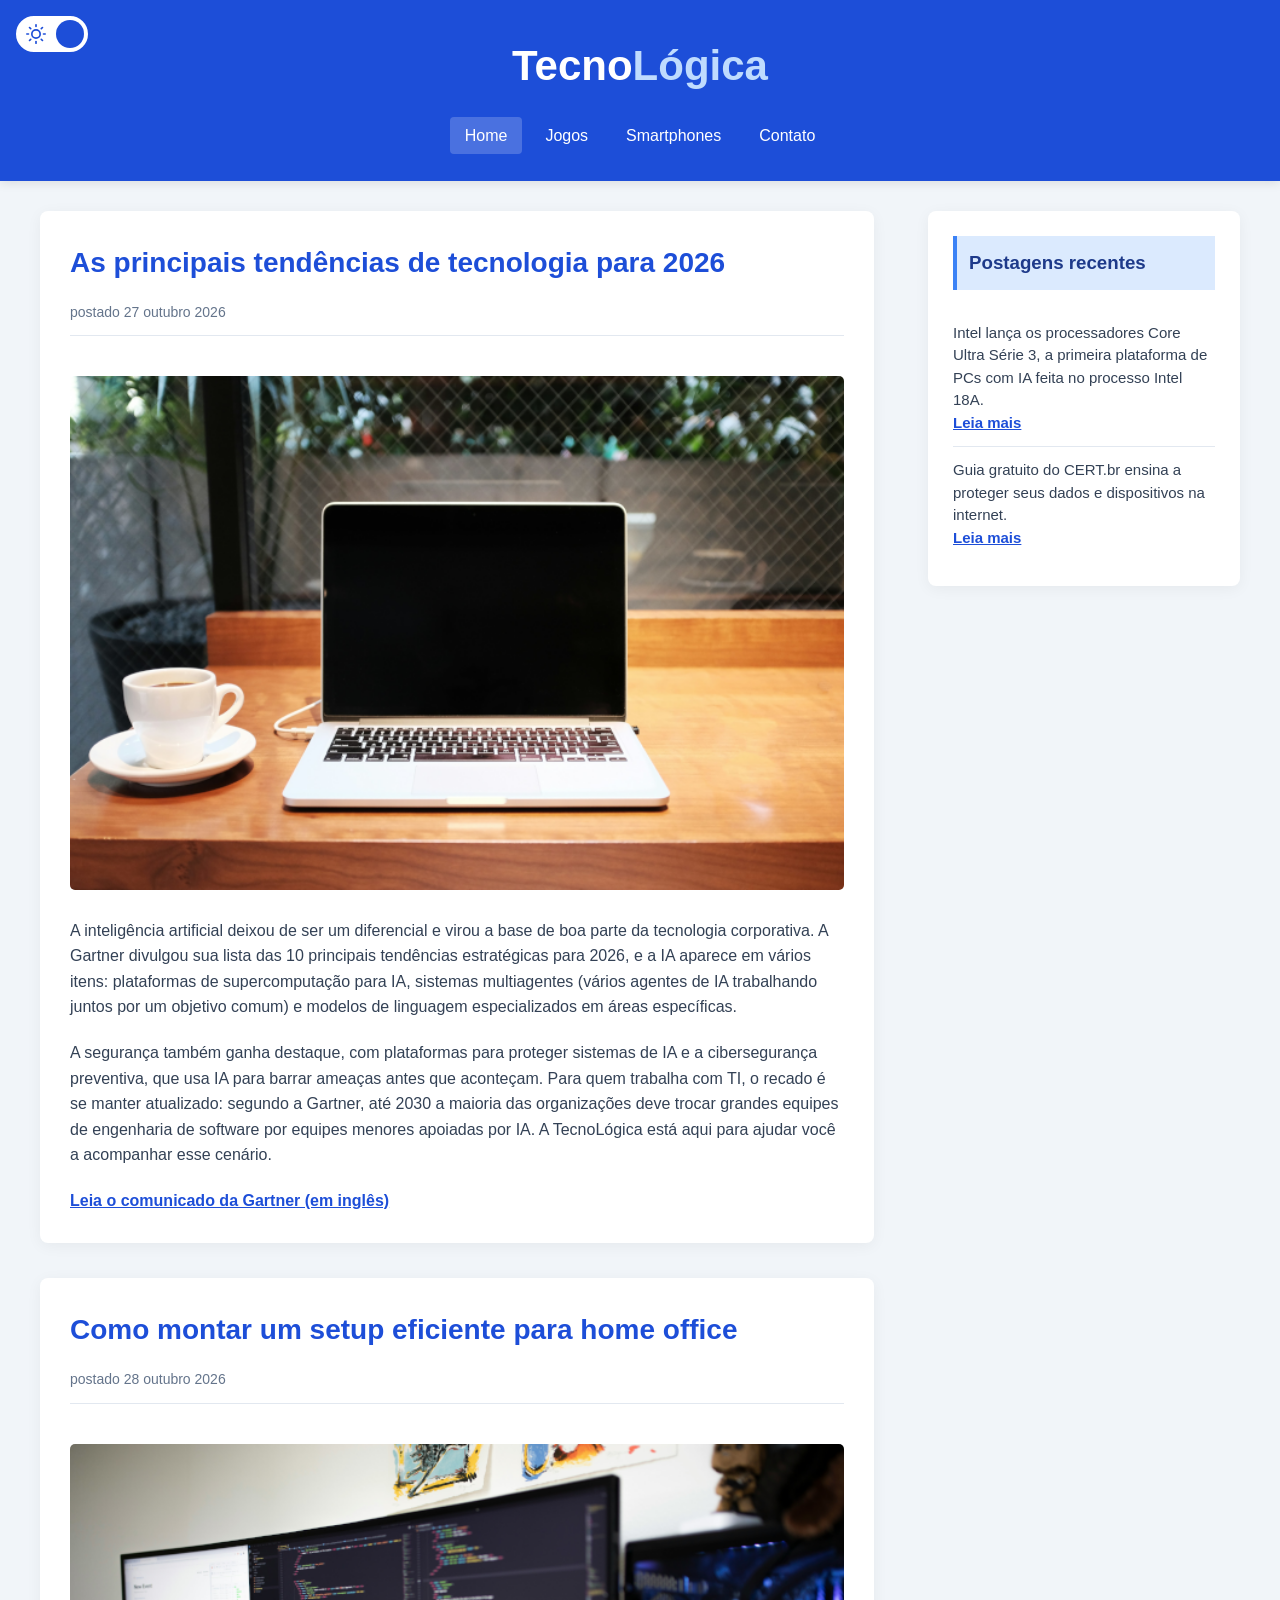
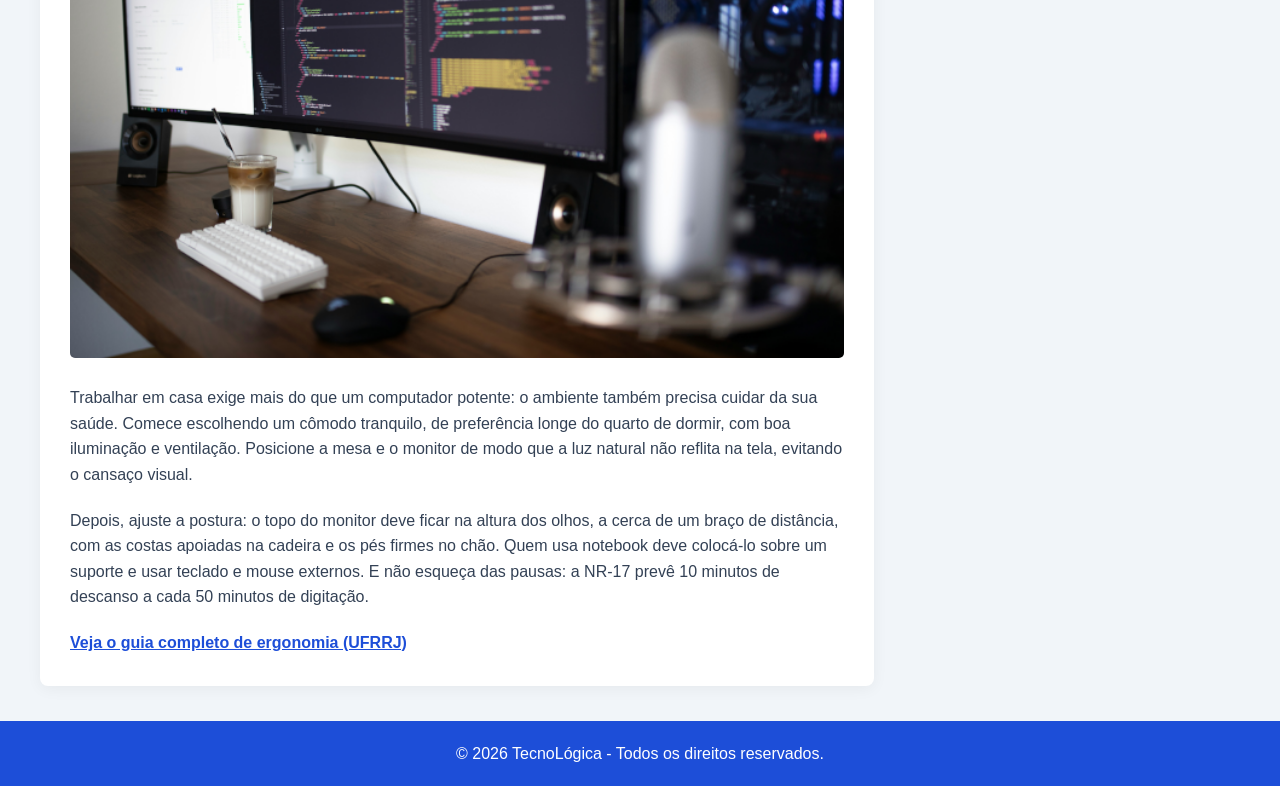
<file: index.html>
<!DOCTYPE html>
<html lang="pt-br">
<head>
    <meta charset="UTF-8">
    <meta name="viewport" content="width=device-width, initial-scale=1.0">
    <meta name="description" content="TecnoLógica: notícias e dicas sobre tecnologia, jogos e smartphones.">
    <title>TecnoLógica - Tudo sobre tecnologia</title>
    <link rel="stylesheet" href="css/style.css">
    <script src="js/script.js"defer></script>
</head>
<body>
    <header id="header">
        <div id="logo">
            <h1>Tecno<span class="white">Lógica</span></h1>
        </div>
        <nav id="menu">
            <ul>
                <li>
                    <a href="index.html" aria-current="page">Home</a>
                </li>
                <li>
                    <a href="jogos.html">Jogos</a>
                </li>
                <li>
                    <a href="smartphones.html">Smartphones</a>
                </li>
                <li>
                    <a href="contato.html">Contato</a>
                </li>
            </ul>
        </nav>
<button type="button" id="botao-tema" aria-label="Alternar entre tema claro e escuro" title="Alternar tema">🌙</button>
</header>
    <main id="content">
        <section id="posts" aria-label="Postagens">
            <article class="post">
                <h2>As principais tendências de tecnologia para 2026</h2>
                <time class="data-post" datetime="2026-10-27">postado 27 outubro 2026</time>
                <img class="img-post" src="imagens/tecnologia01.png" alt="Tecnologia moderna">
                <p>
                    A inteligência artificial deixou de ser um diferencial e virou a base de boa parte da tecnologia corporativa. A Gartner divulgou sua lista das 10 principais tendências estratégicas para 2026, e a IA aparece em vários itens: plataformas de supercomputação para IA, sistemas multiagentes (vários agentes de IA trabalhando juntos por um objetivo comum) e modelos de linguagem especializados em áreas específicas.
                </p>
                <p>
                    A segurança também ganha destaque, com plataformas para proteger sistemas de IA e a cibersegurança preventiva, que usa IA para barrar ameaças antes que aconteçam. Para quem trabalha com TI, o recado é se manter atualizado: segundo a Gartner, até 2030 a maioria das organizações deve trocar grandes equipes de engenharia de software por equipes menores apoiadas por IA. A TecnoLógica está aqui para ajudar você a acompanhar esse cenário.
                </p>
                <a href="https://secure.businesswire.com/news/home/20251020453550/en/Gartner-Identifies-the-Top-Strategic-Technology-Trends-for-2026" target="_blank" rel="noopener noreferrer">Leia o comunicado da Gartner (em inglês)</a>
            </article>

            <article class="post">
                <h2>Como montar um setup eficiente para home office</h2>
                <time class="data-post" datetime="2026-10-28">postado 28 outubro 2026</time>
                <img class="img-post" src="imagens/tecnologia02.png" alt="Setup de trabalho">
                <p>
                    Trabalhar em casa exige mais do que um computador potente: o ambiente também precisa cuidar da sua saúde. Comece escolhendo um cômodo tranquilo, de preferência longe do quarto de dormir, com boa iluminação e ventilação. Posicione a mesa e o monitor de modo que a luz natural não reflita na tela, evitando o cansaço visual.
                </p>
                <p>
                    Depois, ajuste a postura: o topo do monitor deve ficar na altura dos olhos, a cerca de um braço de distância, com as costas apoiadas na cadeira e os pés firmes no chão. Quem usa notebook deve colocá-lo sobre um suporte e usar teclado e mouse externos. E não esqueça das pausas: a NR-17 prevê 10 minutos de descanso a cada 50 minutos de digitação.
                </p>
                <a href="https://institucional.ufrrj.br/casst/files/2021/01/Ergonomia-e-Home-Office.pdf" target="_blank" rel="noopener noreferrer">Veja o guia completo de ergonomia (UFRRJ)</a>
            </article>
        </section>
        <aside id="right-side">
            <section class="content-right">
                <h3>Postagens recentes</h3>
                <article class="post-right">
                    <p>Intel lança os processadores Core Ultra Série 3, a primeira plataforma de PCs com IA feita no processo Intel 18A.</p>
                    <a href="https://newsroom.intel.com/pt/client-computing/ces-2026-intel-core-ultra-serie-3-estreia-como-a-primeira-linha-construida-no-intel-18a" target="_blank" rel="noopener noreferrer">Leia mais</a>
                </article>
                <article class="post-right">
                    <p>Guia gratuito do CERT.br ensina a proteger seus dados e dispositivos na internet.</p>
                    <a href="https://cartilha.cert.br/" target="_blank" rel="noopener noreferrer">Leia mais</a>
                </article>
            </section>
        </aside>
    </main>
    <footer>
        <p>&copy; 2026 TecnoLógica - Todos os direitos reservados.</p>
    </footer>
</body>
</html>
</file>
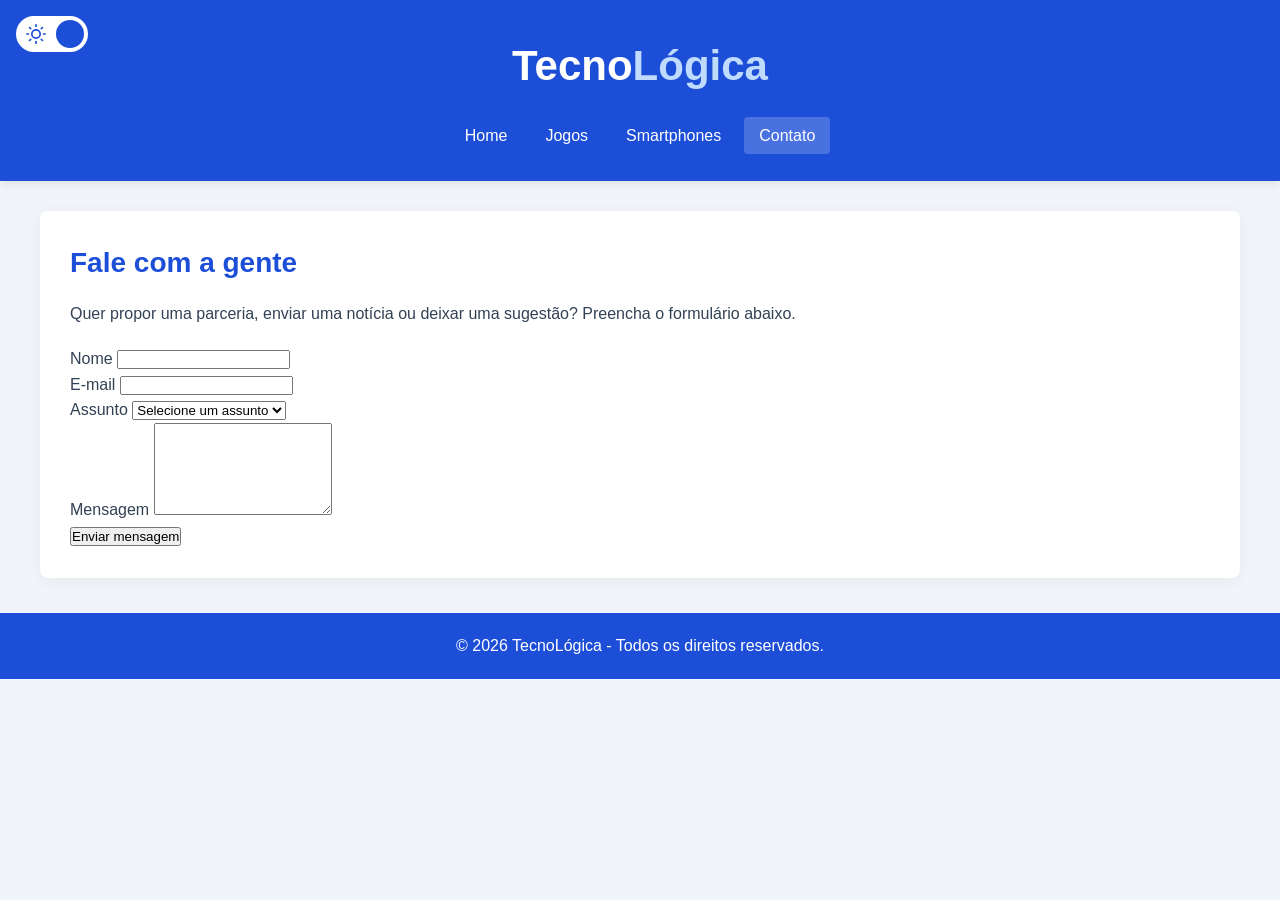
<file: contato.html>
<!DOCTYPE html>
<html lang="pt-br">
<head>
    <meta charset="UTF-8">
    <meta name="viewport" content="width=device-width, initial-scale=1.0">
    <meta name="description" content="Fale com a TecnoLógica: parcerias, envio de notícias e sugestões.">
    <title>TecnoLógica - Contato</title>
    <link rel="stylesheet" href="css/style.css">
    <script src="js/script.js"defer></script>
</head>
<body>
    <header id="header">
        <div id="logo">
            <h1>Tecno<span class="white">Lógica</span></h1>
        </div>
        <nav id="menu">
            <ul>
                <li>
                    <a href="index.html">Home</a>
                </li>
                <li>
                    <a href="jogos.html">Jogos</a>
                </li>
                <li>
                    <a href="smartphones.html">Smartphones</a>
                </li>
                <li>
                    <a href="contato.html" aria-current="page">Contato</a>
                </li>
            </ul>
        </nav>
        <button type="button" id="botao-tema" aria-label="Alternar entre tema claro e escuro" title="Alternar tema">🌙</button>
    </header>
    <main id="content">
        <section class="post">
            <h2>Fale com a gente</h2>
            <p>
                Quer propor uma parceria, enviar uma notícia ou deixar uma sugestão? Preencha o formulário abaixo.
            </p>
            <form id="form-contato" method="post">
                <div class="campo">
                    <label for="nome">Nome</label>
                    <input type="text" id="nome" name="nome">
                </div>
                <div class="campo">
                    <label for="email">E-mail</label>
                    <input type="email" id="email" name="email">
                </div>
                <div class="campo">
                    <label for="assunto">Assunto</label>
                    <select id="assunto" name="assunto">
                        <option value="">Selecione um assunto</option>
                        <option value="parceria">Parceria</option>
                        <option value="noticia">Enviar notícia</option>
                        <option value="sugestao">Sugestão</option>
                        <option value="outro">Outro</option>
                    </select>
                </div>
                <div class="campo">
                    <label for="mensagem">Mensagem</label>
                    <textarea id="mensagem" name="mensagem" rows="6"></textarea>
                </div>
                <button type="submit">Enviar mensagem</button>
            </form>
        </section>
    </main>
    <footer>
        <p>&copy; 2026 TecnoLógica - Todos os direitos reservados.</p>
    </footer>
</body>
</html>
</file>
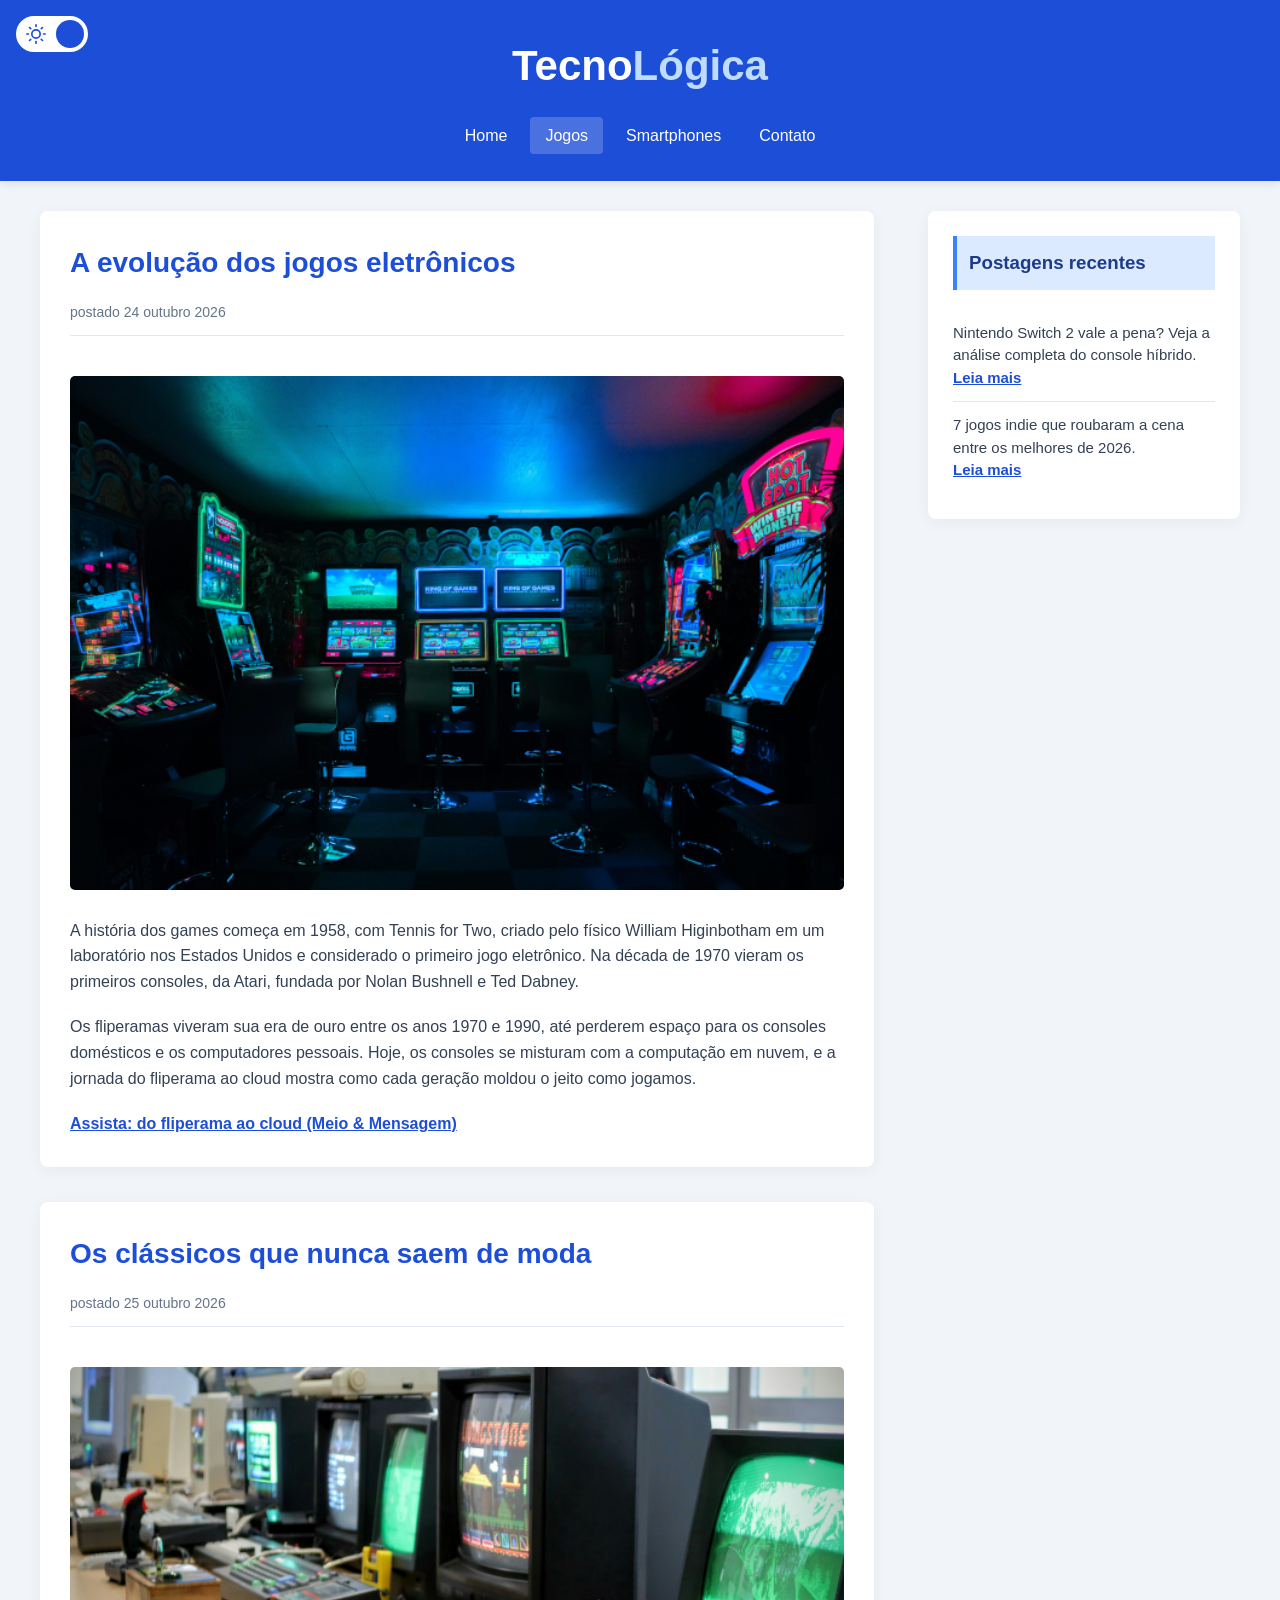
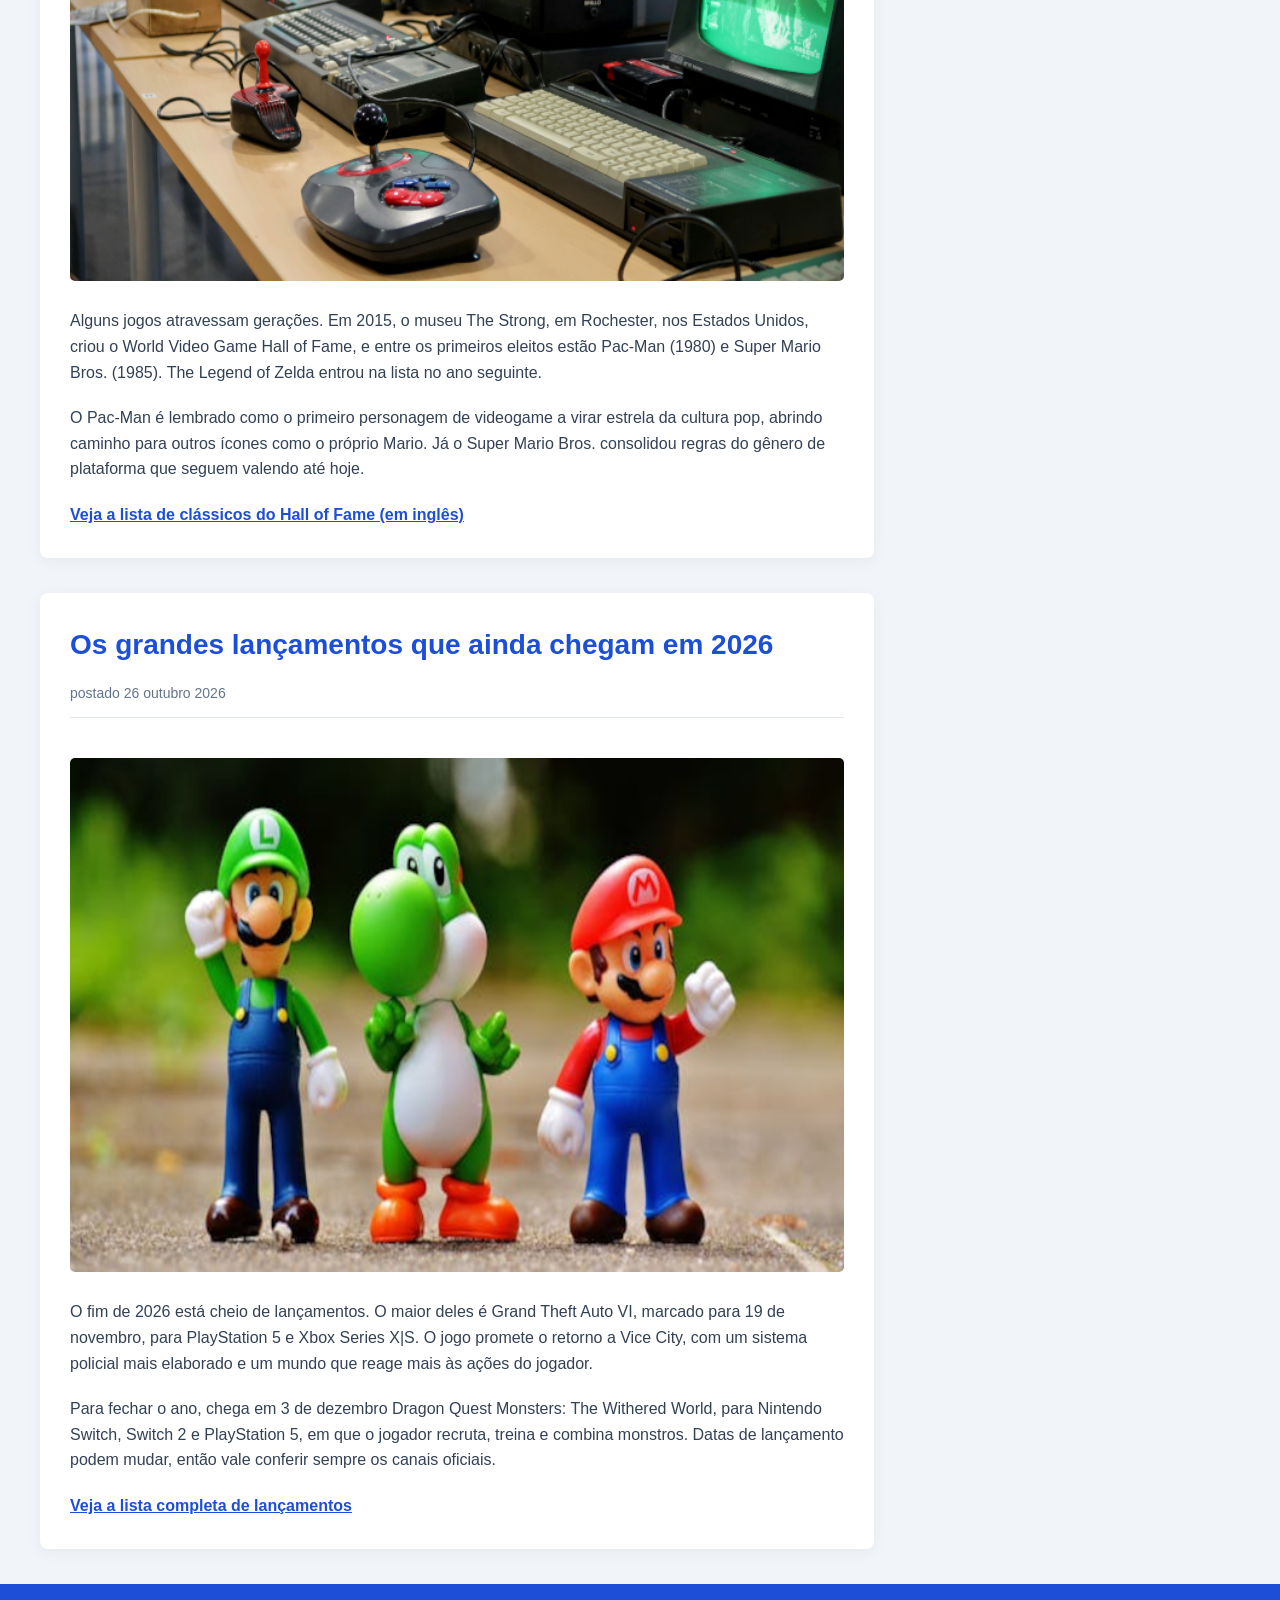
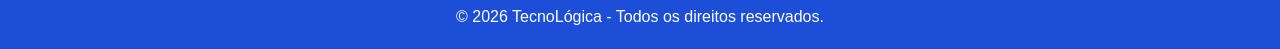
<file: jogos.html>
<!DOCTYPE html>
<html lang="pt-br">
<head>
    <meta charset="UTF-8">
    <meta name="viewport" content="width=device-width, initial-scale=1.0">
    <meta name="description" content="TecnoLógica: notícias, análises e novidades sobre jogos eletrônicos.">
    <title>TecnoLógica - Jogos</title>
    <link rel="stylesheet" href="css/style.css">
    <script src="js/script.js"defer></script>
</head>
<body>
    <header id="header">
        <div id="logo">
            <h1>Tecno<span class="white">Lógica</span></h1>
        </div>
        <nav id="menu">
            <ul>
                <li>
                    <a href="index.html">Home</a>
                </li>
                <li>
                    <a href="jogos.html" aria-current="page">Jogos</a>
                </li>
                <li>
                    <a href="smartphones.html">Smartphones</a>
                </li>
                <li>
                    <a href="contato.html">Contato</a>
                </li>
            </ul>
        </nav>
        <button type="button" id="botao-tema" aria-label="Alternar entre tema claro e escuro" title="Alternar tema">🌙</button>
    </header>
    <main id="content">
        <section id="posts" aria-label="Postagens">
            <article class="post">
                <h2>A evolução dos jogos eletrônicos</h2>
                <time class="data-post" datetime="2026-10-24">postado 24 outubro 2026</time>
                <img class="img-post" src="imagens/game01.png" alt="Fliperama antigo">
                <p>
                    A história dos games começa em 1958, com Tennis for Two, criado pelo físico William Higinbotham em um laboratório nos Estados Unidos e considerado o primeiro jogo eletrônico. Na década de 1970 vieram os primeiros consoles, da Atari, fundada por Nolan Bushnell e Ted Dabney.
                </p>
                <p>
                    Os fliperamas viveram sua era de ouro entre os anos 1970 e 1990, até perderem espaço para os consoles domésticos e os computadores pessoais. Hoje, os consoles se misturam com a computação em nuvem, e a jornada do fliperama ao cloud mostra como cada geração moldou o jeito como jogamos.
                </p>
                <a href="https://www.meioemensagem.com.br/videos/ep2-do-fliperama-ao-cloud-games-para-leigos" target="_blank" rel="noopener noreferrer">Assista: do fliperama ao cloud (Meio &amp; Mensagem)</a>
            </article>
            <article class="post">
                <h2>Os clássicos que nunca saem de moda</h2>
                <time class="data-post" datetime="2026-10-25">postado 25 outubro 2026</time>
                <img class="img-post" src="imagens/game02.png" alt="Consoles antigos">
                <p>
                    Alguns jogos atravessam gerações. Em 2015, o museu The Strong, em Rochester, nos Estados Unidos, criou o World Video Game Hall of Fame, e entre os primeiros eleitos estão Pac-Man (1980) e Super Mario Bros. (1985). The Legend of Zelda entrou na lista no ano seguinte.
                </p>
                <p>
                    O Pac-Man é lembrado como o primeiro personagem de videogame a virar estrela da cultura pop, abrindo caminho para outros ícones como o próprio Mario. Já o Super Mario Bros. consolidou regras do gênero de plataforma que seguem valendo até hoje.
                </p>
                <a href="https://en.wikipedia.org/wiki/World_Video_Game_Hall_of_Fame" target="_blank" rel="noopener noreferrer">Veja a lista de clássicos do Hall of Fame (em inglês)</a>
            </article>
            <article class="post">
                <h2>Os grandes lançamentos que ainda chegam em 2026</h2>
                <time class="data-post" datetime="2026-10-26">postado 26 outubro 2026</time>
                <img class="img-post" src="imagens/game03.png" alt="Personagens de jogos">
                <p>
                    O fim de 2026 está cheio de lançamentos. O maior deles é Grand Theft Auto VI, marcado para 19 de novembro, para PlayStation 5 e Xbox Series X|S. O jogo promete o retorno a Vice City, com um sistema policial mais elaborado e um mundo que reage mais às ações do jogador.
                </p>
                <p>
                    Para fechar o ano, chega em 3 de dezembro Dragon Quest Monsters: The Withered World, para Nintendo Switch, Switch 2 e PlayStation 5, em que o jogador recruta, treina e combina monstros. Datas de lançamento podem mudar, então vale conferir sempre os canais oficiais.
                </p>
                <a href="https://www.legiaodosherois.com.br/lista/8-jogos-que-ainda-chegam-em-2026.html" target="_blank" rel="noopener noreferrer">Veja a lista completa de lançamentos</a>
            </article>
        </section>
        <aside id="right-side">
            <section class="content-right">
                <h3>Postagens recentes</h3>
                <article class="post-right">
                    <p>Nintendo Switch 2 vale a pena? Veja a análise completa do console híbrido.</p>
                    <a href="https://olhardigital.com.br/2026/07/10/reviews/nintendo-switch-2-vale-a-pena-confira-uma-analise-completa-do-console-hibrido/" target="_blank" rel="noopener noreferrer">Leia mais</a>
                </article>
                <article class="post-right">
                    <p>7 jogos indie que roubaram a cena entre os melhores de 2026.</p>
                    <a href="https://canaltech.com.br/games/jogos-indie-entre-os-melhores-2026/" target="_blank" rel="noopener noreferrer">Leia mais</a>
                </article>
            </section>
        </aside>
    </main>
    <footer>
        <p>&copy; 2026 TecnoLógica - Todos os direitos reservados.</p>
    </footer>
</body>
</html>
</file>
<file: css/style.css>
/* ===== tema claro ===== */
:root {
    --cor-header: #1d4ed8;
    --cor-titulo: #1d4ed8;
    --cor-h3-texto: #1e3a8a;
    --cor-h3-fundo: #dbeafe;
    --cor-h3-borda: #3b82f6;
    --cor-fundo: #f1f5f9;
    --cor-card: #ffffff;
    --cor-texto: #334155;
    --cor-texto-suave: #64748b;
    --cor-borda: #e2e8f0;
    --cor-logo-destaque: #bfdbfe;
}

/* ===== Tema escuro ===== */
body.tema-escuro {
    --cor-header: #1e3a8a;
    --cor-titulo: #60a5fa;
    --cor-h3-texto: #bfdbfe;
    --cor-h3-fundo: #1e3a8a;
    --cor-h3-borda: #60a5fa;
    --cor-fundo: #0f172a;
    --cor-card: #1e293b;
    --cor-texto: #e2e8f0;
    --cor-texto-suave: #94a3b8;
    --cor-borda: #334155;
    --cor-logo-destaque: #93c5fd;
}

* {
    margin: 0;
    padding: 0;
    box-sizing: border-box;
}

body {
    font-size: 16px;
    font-family: 'Trebuchet MS', 'Lucida Sans Unicode', 'Lucida Grande', 'Lucida Sans', Arial, sans-serif;
    background-color: var(--cor-fundo);
    color: var(--cor-texto);
    line-height: 1.6;
    transition: background-color 0.3s ease, color 0.3s ease;
}

h1 {
    color: #ffffff;
    font-size: 42px;
}

h2 {
    color: var(--cor-titulo);
    font-size: 28px;
    margin-bottom: 15px;
}

h3 {
    color: var(--cor-h3-texto);
    background: var(--cor-h3-fundo);
    padding: 12px;
    border-left: 4px solid var(--cor-h3-borda);
    margin-bottom: 20px;
}

#header {
    position: relative;
    background-color: var(--cor-header);
    padding: 20px 40px;
    text-align: center;
    box-shadow: 0 2px 10px rgba(0,0,0,0.1);
}

#logo, #menu {
    padding: 12px 0;
    display: flex;
    justify-content: center;
}

#menu ul {
    display: flex;
    flex-wrap: wrap;
    justify-content: center;
    list-style: none;
    gap: 8px;
}

#header a:link, #header a:visited {
    color: #ffffff;
    padding: 10px 15px;
    border-radius: 4px;
    text-decoration: none;
    transition: all 0.3s ease;
}

#header a[aria-current="page"] {
    background: rgba(255,255,255,0.2);
}

#header a:hover {
    color: var(--cor-header);
    background: #ffffff;
}

.white {
    color: var(--cor-logo-destaque);
    font-weight: bold;
}

#botao-tema {
    --larg: 72px;
    --alt: 36px;
    --bolinha: calc(var(--alt) - 8px);
    --icone: calc(var(--alt) - 16px);

    position: absolute;
    top: 16px;
    left: 16px;
    width: var(--larg);
    height: var(--alt);
    padding: 0;
    border: 2px solid #ffffff;
    border-radius: 999px;
    background: #ffffff;
    cursor: pointer;
    transition: background 0.3s ease, transform 0.2s ease;
}

body.tema-escuro #botao-tema {
    background: #0b1220;
}

#botao-tema:hover {
    transform: scale(1.05);
}

#botao-tema:focus-visible {
    outline: 3px solid var(--cor-logo-destaque);
    outline-offset: 2px;
}

#botao-tema .botao-bolinha {
    position: absolute;
    top: 2px;
    left: calc(var(--larg) - var(--bolinha) - 6px);
    width: var(--bolinha);
    height: var(--bolinha);
    border-radius: 50%;
    background: var(--cor-header);
    transition: left 0.3s ease, background 0.3s ease;
}

body.tema-escuro #botao-tema .botao-bolinha {
    left: 2px;
    background: #ffffff;
}

/* Ícones: o sol aparece no tema claro, a lua no escuro */
#botao-tema .icone {
    position: absolute;
    top: 50%;
    width: var(--icone);
    height: var(--icone);
    margin-top: calc(var(--icone) / -2);
    transition: opacity 0.3s ease;
}

#botao-tema .icone-sol {
    left: 8px;
    color: var(--cor-header);
    opacity: 1;
}

#botao-tema .icone-lua {
    right: 8px;
    color: #ffffff;
    opacity: 0;
}

body.tema-escuro #botao-tema .icone-sol {
    opacity: 0;
}

body.tema-escuro #botao-tema .icone-lua {
    opacity: 1;
}

#content {
    width: 95%;
    max-width: 1200px;
    margin: 30px auto;
    padding: 0;
}

#posts {
    width: 72%;
    float: left;
    padding-right: 30px;
}

.post {
    margin-bottom: 35px;
    background: var(--cor-card);
    padding: 30px;
    border-radius: 8px;
    box-shadow: 0 3px 15px rgba(0,0,0,0.05);
}

.data-post {
    font-size: 14px;
    color: var(--cor-texto-suave);
    border-bottom: 1px solid var(--cor-borda);
    padding-bottom: 12px;
    margin-bottom: 20px;
    display: block;
}

.img-post {
    width: 100%;
    height: auto;
    border-radius: 5px;
    margin: 20px 0;
}

.post p {
    margin-bottom: 20px;
    color: var(--cor-texto);
}

.post a {
    color: var(--cor-titulo);
    font-weight: bold;
    transition: color 0.3s;
}

.post a:hover {
    text-decoration: underline;
}

#right-side {
    width: 26%;
    float: right;
}

.content-right {
    background: var(--cor-card);
    padding: 25px;
    margin-bottom: 30px;
    border-radius: 8px;
    box-shadow: 0 3px 15px rgba(0,0,0,0.05);
}

.post-right {
    font-size: 15px;
    padding: 12px 0;
    border-bottom: 1px solid var(--cor-borda);
    line-height: 1.5;
    color: var(--cor-texto);
}

.post-right:last-child {
    border-bottom: none;
}

.post-right a {
    color: var(--cor-titulo);
    font-weight: bold;
}

.post-right a:hover {
    text-decoration: underline;
}

footer {
    clear: both;
    background-color: var(--cor-header);
    color: #ffffff;
    text-align: center;
    padding: 20px;
    margin-top: 30px;
}

@media (max-width: 768px) {
    #posts, #right-side {
        width: 100%;
        float: none;
        padding-right: 0;
    }

    .post, .content-right {
        padding: 20px;
    }

    #header {
        padding: 15px 20px;
        text-align: center;
    }

    #logo h1 {
        font-size: 32px;
    }

       #botao-tema {
        --larg: 60px;
        --alt: 30px;
        top: 12px;
        left: 12px;
    }
}
</file>
